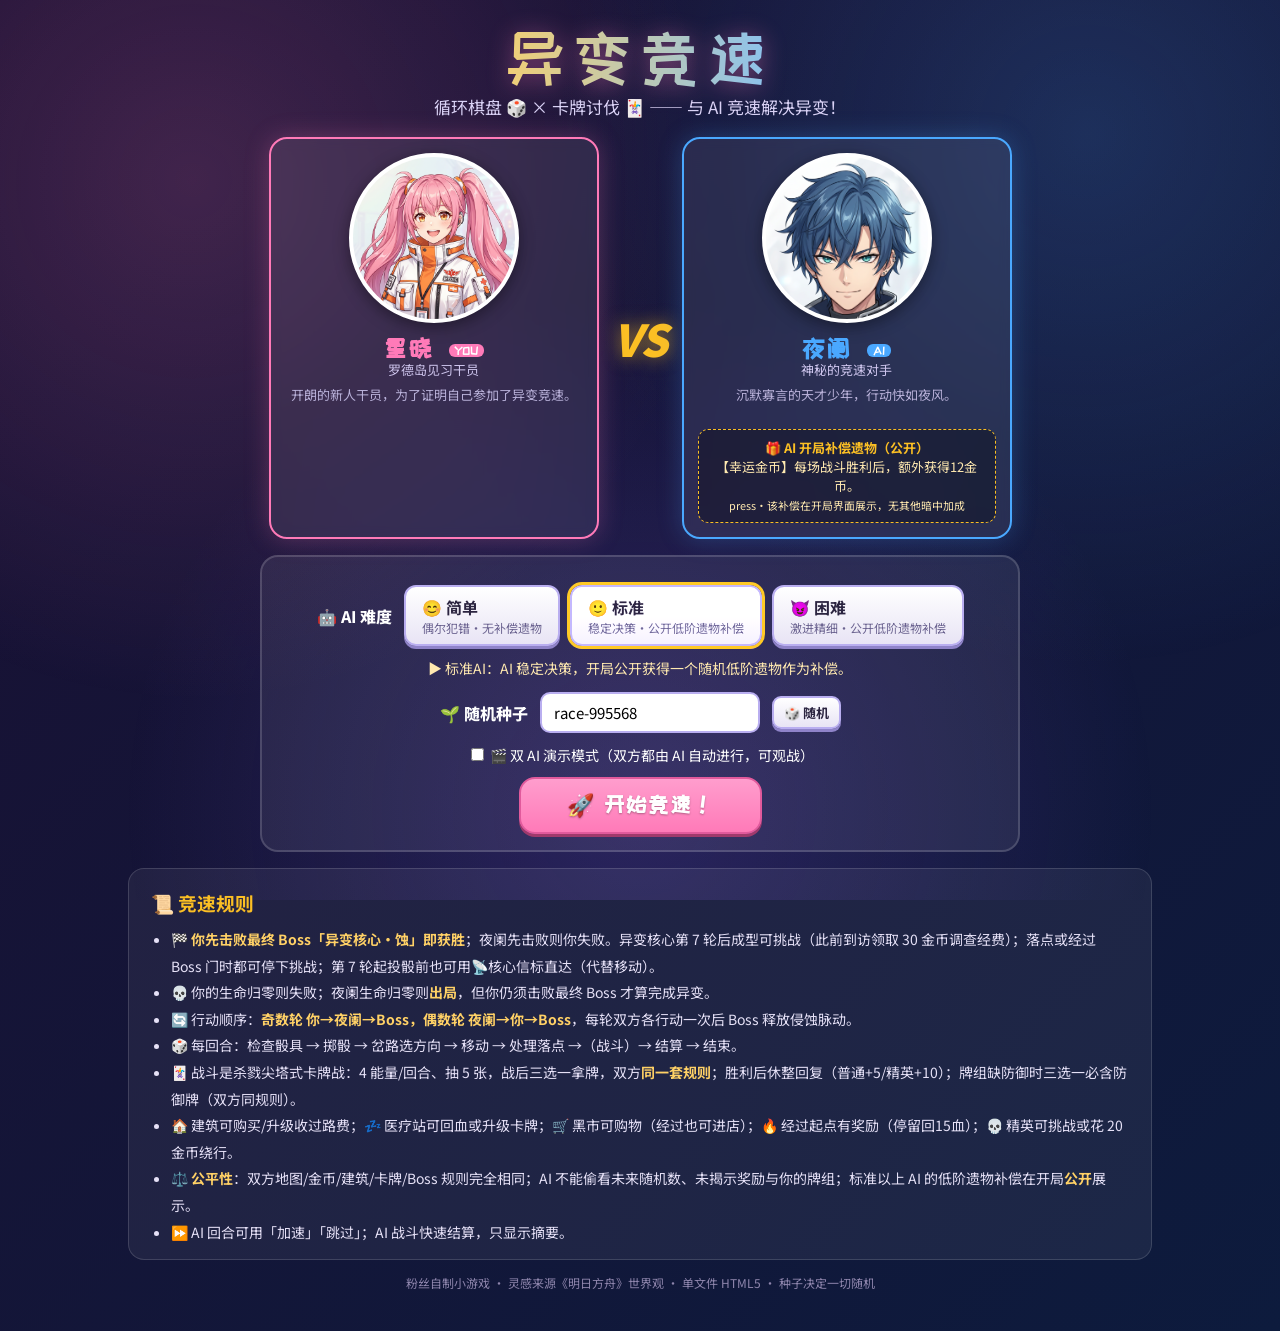
<file: anomaly-race/index.html>
<!DOCTYPE html>
<html lang="zh-CN">
<head>
<meta charset="UTF-8">
<meta name="viewport" content="width=device-width, initial-scale=1.0">
<title>异变竞速：循环棋盘 × 卡牌讨伐</title>
<link rel="preconnect" href="https://fonts.googleapis.com">
<link href="https://fonts.googleapis.com/css2?family=ZCOOL+KuaiLe&family=Noto+Sans+SC:wght@400;500;700&display=swap" rel="stylesheet">
<link rel="stylesheet" href="style.css">
<link rel="icon" href="data:image/svg+xml,<svg xmlns='http://www.w3.org/2000/svg' viewBox='0 0 100 100'><text y='.9em' font-size='90'>🎲</text></svg>">
</head>
<body>
<div id="bg-decor"></div>

<!-- ============ 开局界面 ============ -->
<div id="start-screen">
  <div class="title-wrap">
    <div class="game-title">异变竞速</div>
    <div class="game-sub">循环棋盘 🎲 × 卡牌讨伐 🃏 —— 与 AI 竞速解决异变！</div>
  </div>

  <div class="versus">
    <div class="char-card you">
      <img src="assets/player.png" alt="星晓">
      <div class="cc-name" style="color:#ff7ab8">星晓 <span class="youtag">YOU</span></div>
      <div class="cc-title">罗德岛见习干员</div>
      <div class="cc-desc">开朗的新人干员，为了证明自己参加了异变竞速。</div>
    </div>
    <div class="vs">VS</div>
    <div class="char-card rival">
      <img src="assets/rival.png" alt="夜阑">
      <div class="cc-name" style="color:#4aa8ff">夜阑 <span class="aitag">AI</span></div>
      <div class="cc-title">神秘的竞速对手</div>
      <div class="cc-desc">沉默寡言的天才少年，行动快如夜风。</div>
      <div id="ai-relic-box" class="ai-relic-box">选择难度后，将在此公开 AI 的开局补偿遗物</div>
    </div>
  </div>

  <div class="setup-panel">
    <div class="setup-row">
      <span class="setup-label">🤖 AI 难度</span>
      <div class="diff-btns">
        <button class="btn diff" data-diff="easy">😊 简单<small>偶尔犯错·无补偿遗物</small></button>
        <button class="btn diff selected" data-diff="standard">🙂 标准<small>稳定决策·公开低阶遗物补偿</small></button>
        <button class="btn diff" data-diff="hard">😈 困难<small>激进精细·公开低阶遗物补偿</small></button>
      </div>
    </div>
    <div id="diff-desc" class="diff-desc"></div>
    <div class="setup-row">
      <span class="setup-label">🌱 随机种子</span>
      <input id="seed-input" maxlength="24" placeholder="留空则随机">
      <button id="btn-random-seed" class="btn small">🎲 随机</button>
    </div>
    <div class="setup-row">
      <label class="demo-label"><input type="checkbox" id="demo-check"> 🎬 双 AI 演示模式（双方都由 AI 自动进行，可观战）</label>
    </div>
    <button id="btn-start" class="btn primary big">🚀 开始竞速！</button>
  </div>

  <div class="rules-panel">
    <h3>📜 竞速规则</h3>
    <ul>
      <li>🏁 <b>你先击败最终 Boss「异变核心·蚀」即获胜</b>；夜阑先击败则你失败。异变核心第 7 轮后成型可挑战（此前到访领取 30 金币调查经费）；落点或经过 Boss 门时都可停下挑战；第 7 轮起投骰前也可用📡核心信标直达（代替移动）。</li>
      <li>💀 你的生命归零则失败；夜阑生命归零则<b>出局</b>，但你仍须击败最终 Boss 才算完成异变。</li>
      <li>🔄 行动顺序：<b>奇数轮 你→夜阑→Boss，偶数轮 夜阑→你→Boss</b>，每轮双方各行动一次后 Boss 释放侵蚀脉动。</li>
      <li>🎲 每回合：检查骰具 → 掷骰 → 岔路选方向 → 移动 → 处理落点 →（战斗）→ 结算 → 结束。</li>
      <li>🃏 战斗是杀戮尖塔式卡牌战：4 能量/回合、抽 5 张，战后三选一拿牌，双方<b>同一套规则</b>；胜利后休整回复（普通+5/精英+10）；牌组缺防御时三选一必含防御牌（双方同规则）。</li>
      <li>🏠 建筑可购买/升级收过路费；💤 医疗站可回血或升级卡牌；🛒 黑市可购物（经过也可进店）；🔥 经过起点有奖励（停留回15血）；💀 精英可挑战或花 20 金币绕行。</li>
      <li>⚖️ <b>公平性</b>：双方地图/金币/建筑/卡牌/Boss 规则完全相同；AI 不能偷看未来随机数、未揭示奖励与你的牌组；标准以上 AI 的低阶遗物补偿在开局<b>公开</b>展示。</li>
      <li>⏩ AI 回合可用「加速」「跳过」；AI 战斗快速结算，只显示摘要。</li>
    </ul>
  </div>
  <div class="footer">粉丝自制小游戏 · 灵感来源《明日方舟》世界观 · 单文件 HTML5 · 种子决定一切随机</div>
</div>

<!-- ============ 游戏界面 ============ -->
<div id="game-screen" class="hidden">
  <div id="topbar">
    <div class="tb-left">
      <span id="round-info"></span>
      <span id="order-info"></span>
    </div>
    <div class="tb-mid">
      <div id="boss-chip"></div>
      <div id="erosion"><div id="erosion-fill" class="fill"></div><span id="erosion-text"></span></div>
    </div>
    <div class="tb-right">
      <span id="seed-info"></span>
      <button id="btn-speed" class="btn small" title="切换 AI 回合速度">⏩ 加速:关</button>
      <button id="btn-skip" class="btn small hidden" title="立即结算本次 AI 回合">⏭ 跳过AI回合</button>
      <button id="btn-sound" class="btn small" title="声音开关">🔊</button>
      <button id="btn-rules" class="btn small" title="规则与公平性">❓</button>
      <button id="btn-restart" class="btn small" title="重新开始">🔄</button>
    </div>
  </div>
  <div id="main">
    <div id="board-wrap">
      <svg id="edges" viewBox="0 0 960 700" preserveAspectRatio="xMidYMid meet"></svg>
      <div id="tiles"></div>
      <div id="dice-anim"></div>
    </div>
    <div id="side">
      <div id="panel-player" class="panel"></div>
      <div id="panel-ai" class="panel"></div>
      <div id="panel-boss" class="panel boss"></div>
      <div id="log-wrap"><div class="log-title">📜 冒险日志</div><div id="log"></div></div>
    </div>
  </div>
</div>

<!-- ============ 战斗界面 ============ -->
<div id="combat-overlay" class="hidden"></div>
<!-- ============ Modal & Toast ============ -->
<div id="modal-root"></div>
<div id="toast-root"></div>
<div id="end-screen" class="hidden"></div>

<script src="data.js"></script>
<script src="engine.js"></script>
<script src="ui.js"></script>
<script src="flow.js"></script>
<script src="combat.js"></script>
<script src="main.js"></script>
</body>
</html>
</file>
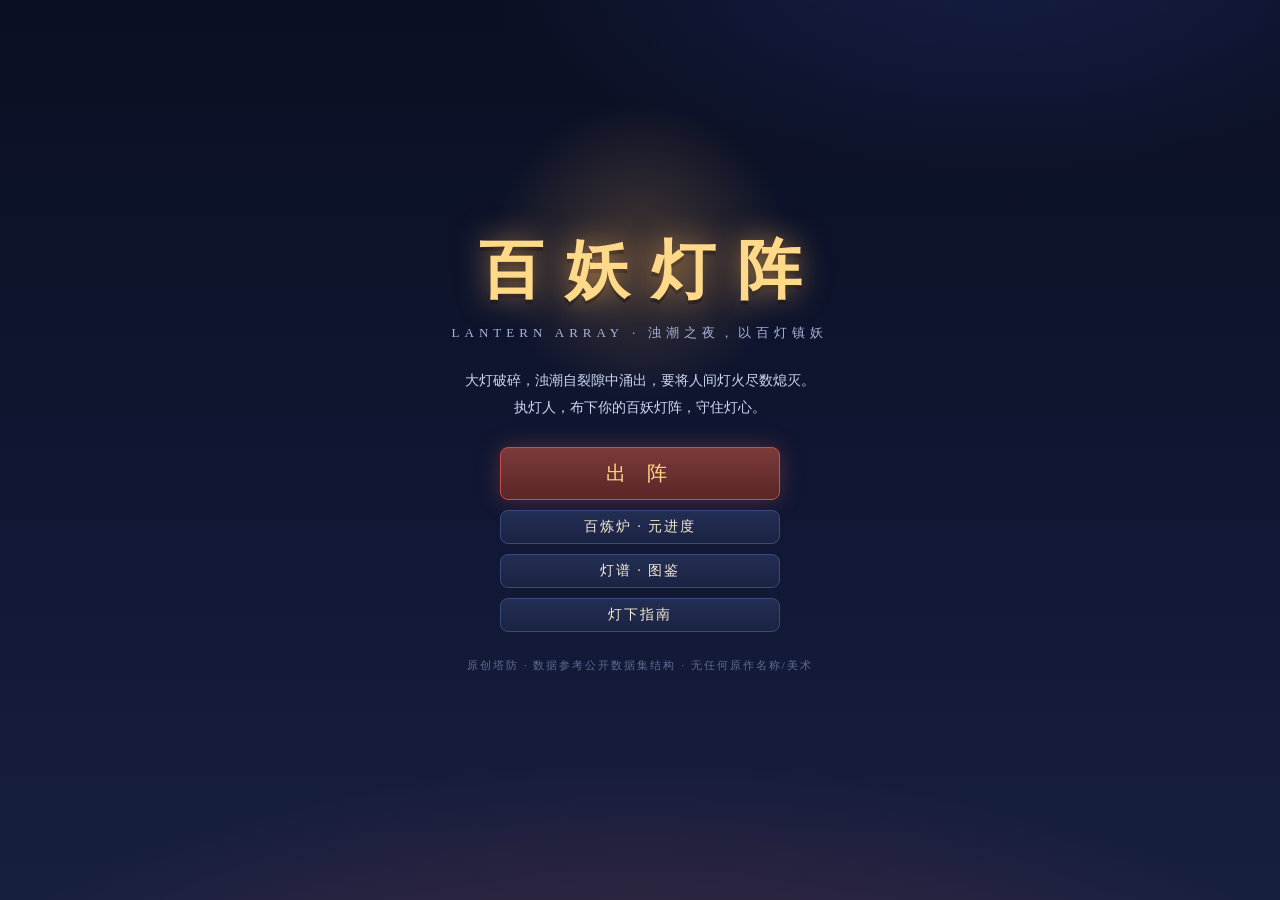
<file: game/index.html>
<!DOCTYPE html>
<html lang="zh-CN">
<head>
<meta charset="UTF-8">
<meta name="viewport" content="width=device-width, initial-scale=1.0, maximum-scale=1.0, user-scalable=no">
<title>百妖灯阵 · Lantern Array</title>
<link rel="stylesheet" href="css/style.css">
</head>
<body>
<div id="app">
  <canvas id="cv"></canvas>

  <!-- top HUD -->
  <div id="hud" class="hidden">
    <div class="hud-left">
      <div class="hud-chip" id="hud-stage">夜巡 1/18</div>
      <div class="hud-chip lamp-lvl" id="hud-lamp">灯焰 Lv.1</div>
    </div>
    <div class="hud-mid">
      <div class="hp-wrap"><span class="hp-label">灯心</span>
        <div class="bar hp-bar"><div class="bar-fill" id="hp-fill"></div></div>
        <span class="hp-num" id="hp-num">100</span>
      </div>
      <div class="hp-wrap"><span class="hp-label">灯油</span>
        <span class="oil-num" id="oil-num">100</span>
      </div>
    </div>
    <div class="hud-right">
      <div class="hud-chip" id="hud-cap">灯 0/8</div>
      <div class="hud-chip" id="hud-wave">波 0/0</div>
      <button class="btn tiny" id="btn-speed" title="速度 [1][2][3]">1×</button>
      <button class="btn tiny" id="btn-pause" title="暂停 [空格]">❚❚</button>
      <button class="btn tiny" id="btn-mute" title="音效 [M]">♪</button>
    </div>
  </div>

  <!-- bottom card bar -->
  <div id="dock" class="hidden">
    <div id="tabs"></div>
    <div id="cards"></div>
  </div>

  <!-- unit side panel -->
  <div id="side" class="hidden"></div>

  <!-- enemy tooltip -->
  <div id="tip" class="hidden"></div>

  <!-- modal layer -->
  <div id="modal" class="hidden"></div>

  <!-- title screen -->
  <div id="title">
    <div class="title-inner">
      <div class="t-glow"></div>
      <h1 class="t-name">百妖灯阵</h1>
      <div class="t-sub">LANTERN ARRAY · 浊潮之夜，以百灯镇妖</div>
      <div class="t-story">大灯破碎，浊潮自裂隙中涌出，要将人间灯火尽数熄灭。<br>
        执灯人，布下你的百妖灯阵，守住灯心。</div>
      <div class="t-menu">
        <button class="btn big" id="m-start">出 阵</button>
        <button class="btn" id="m-meta">百炼炉 · 元进度</button>
        <button class="btn" id="m-codex">灯谱 · 图鉴</button>
        <button class="btn" id="m-help">灯下指南</button>
      </div>
      <div class="t-foot">原创塔防 · 数据参考公开数据集结构 · 无任何原作名称/美术</div>
    </div>
  </div>

  <!-- meta screen -->
  <div id="meta" class="screen hidden">
    <div class="screen-inner">
      <h2>百炼炉</h2>
      <div class="flame-line">残焰 <span id="meta-flame">0</span></div>
      <h3>元强化</h3><div id="meta-upgs"></div>
      <h3>灯灵解锁</h3><div id="meta-unlocks"></div>
      <button class="btn" id="meta-back">返回</button>
    </div>
  </div>

  <!-- codex -->
  <div id="codex" class="screen hidden">
    <div class="screen-inner">
      <h2>灯谱</h2>
      <div class="tabs-big" id="codex-tabs">
        <button data-t="units" class="on">灯灵</button>
        <button data-t="skills">技能</button>
        <button data-t="enemies">浊妖</button>
        <button data-t="relics">法器</button>
      </div>
      <div id="codex-body"></div>
      <button class="btn" id="codex-back">返回</button>
    </div>
  </div>

  <!-- help -->
  <div id="help" class="screen hidden">
    <div class="screen-inner">
      <h2>灯下指南</h2>
      <div class="help-body">
        <p><b>目标</b>：守住「灯心」，撑过 18 段夜巡。浊妖沿灯道而来，抵达灯心将熄灭它。</p>
        <p><b>部署</b>：点选底部灯灵卡 → 点格子部署。灯灵消耗「灯油」；灯油随时间恢复，疾风类攻击还会产油。</p>
        <p><b>阻挡</b>：镇石/破阵/疾风可站在灯道上阻挡地面浊妖；阻挡数满后敌人会绕行。</p>
        <p><b>索敌</b>：灯灵攻击「范围形状」内的敌人，优先最接近灯心者。仅远影/咒焰/回辉/祝言可攻击空中目标。</p>
        <p><b>技能</b>：灯灵充能（随时间/攻击/受击/击杀）满了自动释放。被动技能常亮。</p>
        <p><b>肉鸽</b>：每关结束在三件中法器里选一件；第 7、13 关遇到「聚焰」事件。灯焰升级会提高部署上限与法器选择数。</p>
        <p><b>元进度</b>：夜巡回「残焰」，用于在百炼炉解锁新灯灵与永久强化（灯心/开局灯油/部署上限）。</p>
        <p><b>按键</b>：空格=暂停，1/2/3=速度，R=撤收选中灯灵（返还80%），M=静音，Esc=取消。</p>
      </div>
      <button class="btn" id="help-back">返回</button>
    </div>
  </div>
</div>

<script src="js/data.js"></script>
<script src="js/core.js"></script>
<script src="js/engine.js"></script>
<script src="js/render.js"></script>
<script src="js/ui.js"></script>
<script src="js/main.js"></script>
</body>
</html>
</file>
<file: anomaly-race/style.css>
/* 异变竞速：二次元风格 */
:root {
  --pink: #ff7ab8;
  --blue: #4aa8ff;
  --purple: #8b5cf6;
  --gold: #fbbf24;
  --bg1: #1a1033;
  --bg2: #0d1b3d;
  --card: rgba(255, 255, 255, 0.96);
  --ink: #2b2440;
}
* { box-sizing: border-box; }
body {
  margin: 0;
  font-family: "Noto Sans SC", "PingFang SC", "Microsoft YaHei", sans-serif;
  color: #fff;
  background: linear-gradient(135deg, var(--bg1), var(--bg2));
  min-height: 100vh;
}
#bg-decor {
  position: fixed; inset: 0; z-index: -1; pointer-events: none;
  background:
    radial-gradient(circle at 15% 20%, rgba(255, 122, 184, 0.18), transparent 40%),
    radial-gradient(circle at 85% 15%, rgba(74, 168, 255, 0.18), transparent 40%),
    radial-gradient(circle at 50% 90%, rgba(139, 92, 246, 0.2), transparent 50%);
}
.hidden { display: none !important; }

/* ---------- 通用按钮 ---------- */
.btn {
  font-family: inherit;
  background: linear-gradient(180deg, #fff, #e8e4f5);
  color: var(--ink);
  border: 2px solid #b9aef0;
  border-radius: 12px;
  padding: 8px 16px;
  font-size: 15px;
  font-weight: 700;
  cursor: pointer;
  transition: transform 0.12s, box-shadow 0.12s, filter 0.12s;
  box-shadow: 0 3px 0 #8f83c9;
}
.btn:hover:not(:disabled) { transform: translateY(-2px); filter: brightness(1.05); }
.btn:active:not(:disabled) { transform: translateY(1px); box-shadow: 0 1px 0 #8f83c9; }
.btn:disabled { opacity: 0.45; cursor: not-allowed; }
.btn.primary { background: linear-gradient(180deg, #ff9dcd, var(--pink)); color: #fff; border-color: #e15a9c; box-shadow: 0 3px 0 #a03a6c; text-shadow: 0 1px 2px rgba(0,0,0,.3); }
.btn.blue { background: linear-gradient(180deg, #7cc0ff, var(--blue)); color: #fff; border-color: #2f7fd0; box-shadow: 0 3px 0 #1d5490; }
.btn.danger { background: linear-gradient(180deg, #ff8f8f, #ef4444); color: #fff; border-color: #b91c1c; box-shadow: 0 3px 0 #7f1d1d; }
.btn.small { font-size: 13px; padding: 5px 10px; border-radius: 9px; }
.btn.big { font-size: 22px; padding: 14px 46px; border-radius: 16px; font-family: "ZCOOL KuaiLe", "Noto Sans SC", sans-serif; letter-spacing: 2px; }

/* ---------- 开局界面 ---------- */
#start-screen { max-width: 1060px; margin: 0 auto; padding: 26px 18px 40px; }
.title-wrap { text-align: center; margin-bottom: 18px; }
.game-title {
  font-family: "ZCOOL KuaiLe", "Noto Sans SC", sans-serif;
  font-size: 64px; letter-spacing: 8px;
  background: linear-gradient(90deg, #ff9dcd, #ffd166, #7cc0ff, #c084fc);
  -webkit-background-clip: text; background-clip: text; color: transparent;
  filter: drop-shadow(0 3px 12px rgba(255, 122, 184, 0.45));
}
.game-sub { font-size: 17px; color: #d9d2f5; margin-top: 4px; }
.versus { display: flex; gap: 14px; align-items: stretch; justify-content: center; margin: 16px 0; }
.char-card {
  background: rgba(255, 255, 255, 0.08);
  border: 2px solid rgba(255, 255, 255, 0.2);
  border-radius: 18px;
  padding: 14px;
  width: 330px;
  text-align: center;
  backdrop-filter: blur(6px);
}
.char-card.you { border-color: var(--pink); box-shadow: 0 0 24px rgba(255, 122, 184, 0.25); }
.char-card.rival { border-color: var(--blue); box-shadow: 0 0 24px rgba(74, 168, 255, 0.25); }
.char-card img { width: 170px; height: 170px; object-fit: cover; object-position: top; border-radius: 50%; border: 4px solid #fff; box-shadow: 0 4px 16px rgba(0,0,0,.4); background: #fff; }
.cc-name { font-size: 24px; font-weight: 800; margin-top: 8px; font-family: "ZCOOL KuaiLe", sans-serif; letter-spacing: 3px; }
.cc-title { font-size: 13px; color: #cfc6ee; }
.cc-desc { font-size: 13px; color: #b9b1d9; margin-top: 6px; min-height: 36px; }
.vs { align-self: center; font-size: 44px; font-weight: 900; font-style: italic; color: var(--gold); text-shadow: 0 0 18px rgba(251, 191, 36, .6); }
.youtag, .aitag { font-size: 11px; font-style: normal; border-radius: 6px; padding: 1px 6px; margin-left: 6px; vertical-align: middle; letter-spacing: 0; }
.youtag { background: var(--pink); color: #fff; }
.aitag { background: var(--blue); color: #fff; }
.ai-relic-box {
  margin-top: 8px; font-size: 13px; background: rgba(0,0,0,.3);
  border: 1px dashed var(--gold); border-radius: 10px; padding: 8px; min-height: 56px; color: #ffe9b0;
}
.ai-relic-box b { color: var(--gold); }
.setup-panel { background: rgba(255,255,255,.07); border: 2px solid rgba(255,255,255,.16); border-radius: 18px; padding: 16px 20px; margin: 8px auto; max-width: 760px; text-align: center; }
.setup-row { display: flex; align-items: center; justify-content: center; gap: 12px; margin: 12px 0; flex-wrap: wrap; }
.setup-label { font-weight: 800; font-size: 16px; }
.diff-btns { display: flex; gap: 10px; flex-wrap: wrap; justify-content: center; }
.btn.diff { display: flex; flex-direction: column; font-size: 16px; min-width: 150px; }
.btn.diff small { font-weight: 400; font-size: 12px; color: #6b6390; }
.btn.diff.selected { outline: 3px solid var(--gold); filter: brightness(1.06); }
.diff-desc { font-size: 14px; color: #ffe9b0; min-height: 22px; }
#seed-input { font-family: inherit; font-size: 15px; padding: 8px 12px; border-radius: 10px; border: 2px solid #b9aef0; width: 220px; }
.demo-label { font-size: 14px; cursor: pointer; }
.rules-panel { background: rgba(255,255,255,.06); border: 1px solid rgba(255,255,255,.14); border-radius: 16px; padding: 14px 22px; margin-top: 16px; }
.rules-panel h3 { margin: 6px 0 10px; color: var(--gold); }
.rules-panel ul { margin: 0; padding-left: 20px; font-size: 14px; line-height: 1.9; color: #e6e1f7; }
.rules-panel b { color: #ffd166; }
.footer { text-align: center; color: #8f86ad; font-size: 12px; margin-top: 14px; }

/* ---------- 游戏界面 ---------- */
#game-screen { max-width: 1460px; margin: 0 auto; padding: 10px 12px 20px; }
#topbar {
  display: flex; align-items: center; justify-content: space-between; gap: 10px;
  background: rgba(255,255,255,.08); border: 2px solid rgba(255,255,255,.16);
  border-radius: 14px; padding: 8px 14px; flex-wrap: wrap;
}
.tb-left { display: flex; align-items: center; gap: 12px; font-size: 15px; }
#round-info b { color: var(--gold); font-size: 20px; }
.pill { background: var(--purple); border-radius: 8px; padding: 1px 8px; font-size: 12px; }
#order-info { color: #cfc6ee; font-size: 13px; }
.tb-mid { display: flex; align-items: center; gap: 14px; }
#boss-chip { display: flex; align-items: center; gap: 8px; font-weight: 800; color: #e9c6ff; font-size: 14px; }
#boss-chip img { width: 34px; height: 34px; border-radius: 50%; object-fit: cover; border: 2px solid #a855f7; }
#boss-chip span { font-weight: 400; font-size: 12px; color: #cfc6ee; }
#erosion { position: relative; width: 220px; height: 22px; background: rgba(0,0,0,.45); border-radius: 11px; overflow: hidden; border: 1px solid #a855f7; }
#erosion .fill { height: 100%; width: 0; background: linear-gradient(90deg, #7c3aed, #c026d3); transition: width .5s; }
#erosion .fill.lv1 { background: linear-gradient(90deg, #c026d3, #ef4444); }
#erosion .fill.lv2 { background: linear-gradient(90deg, #ef4444, #f97316); animation: pulse-glow 1s infinite alternate; }
@keyframes pulse-glow { from { filter: brightness(1); } to { filter: brightness(1.5); } }
#erosion-text { position: absolute; inset: 0; display: flex; align-items: center; justify-content: center; font-size: 12px; font-weight: 700; text-shadow: 0 1px 2px #000; }
.tb-right { display: flex; align-items: center; gap: 8px; }
#seed-info { font-size: 12px; color: #b9b1d9; }
#main { display: flex; gap: 12px; margin-top: 10px; align-items: flex-start; }
#board-wrap {
  position: relative; flex: 1 1 auto; min-width: 0;
  aspect-ratio: 960 / 700;
  background: radial-gradient(ellipse at 50% 45%, rgba(139, 92, 246, 0.14), transparent 65%), rgba(10, 6, 26, 0.55);
  border: 2px solid rgba(255,255,255,.16); border-radius: 16px; overflow: hidden;
}
#edges { position: absolute; inset: 0; width: 100%; height: 100%; }
.edge { stroke: rgba(200, 180, 255, 0.5); stroke-width: 3; stroke-dasharray: 8 6; }
.edge.fork-edge { stroke: var(--gold); stroke-width: 4; }
#tiles { position: absolute; inset: 0; }
.tile {
  position: absolute; transform: translate(-50%, -50%);
  width: 62px; height: 62px; border-radius: 14px;
  background: linear-gradient(180deg, #fff, #ddd6f3);
  border: 2px solid #8f83c9;
  display: flex; flex-direction: column; align-items: center; justify-content: center;
  color: var(--ink); box-shadow: 0 3px 8px rgba(0,0,0,.4);
  transition: transform .15s, box-shadow .15s;
  cursor: default; z-index: 1;
}
.tile .ticon { font-size: 22px; line-height: 1; }
.tile .tname { font-size: 10px; font-weight: 700; margin-top: 2px; white-space: nowrap; }
.tile.hl { transform: translate(-50%, -50%) scale(1.25); box-shadow: 0 0 18px var(--gold); border-color: var(--gold); z-index: 5; }
.kind-start { background: linear-gradient(180deg, #ffe9b0, #fbbf24); border-color: #b45309; width: 70px; height: 70px; }
.kind-gold { background: linear-gradient(180deg, #fef9c3, #fde047); border-color: #a16207; }
.kind-vault { background: linear-gradient(180deg, #e0f2fe, #38bdf8); border-color: #0369a1; }
.kind-fight { background: linear-gradient(180deg, #fecaca, #f87171); border-color: #991b1b; }
.kind-elite { background: linear-gradient(180deg, #fca5a5, #dc2626); border-color: #7f1d1d; width: 68px; height: 68px; }
.kind-boss { background: linear-gradient(180deg, #3b0764, #7e22ce); border-color: #e9d5ff; width: 76px; height: 76px; animation: boss-breathe 2s infinite alternate; }
@keyframes boss-breathe { from { box-shadow: 0 0 8px #a855f7; } to { box-shadow: 0 0 26px #e879f9; } }
.kind-boss .tname { color: #fff; }
.boss-mini { width: 40px; height: 40px; border-radius: 50%; object-fit: cover; }
.kind-building { background: linear-gradient(180deg, #bbf7d0, #4ade80); border-color: #166534; }
.kind-shop { background: linear-gradient(180deg, #ddd6fe, #a78bfa); border-color: #5b21b6; }
.kind-event, .kind-fork { background: linear-gradient(180deg, #e0e7ff, #93c5fd); border-color: #1e40af; }
.kind-rest { background: linear-gradient(180deg, #ccfbf1, #5eead4); border-color: #0f766e; }
.kind-draft, .kind-chest { background: linear-gradient(180deg, #fae8ff, #f0abfc); border-color: #86198f; }
.binfo { font-size: 10px; font-weight: 800; border-radius: 6px; padding: 0 4px; margin-top: 1px; }
.binfo.none { background: rgba(0,0,0,.15); }
.binfo.player { background: var(--pink); color: #fff; }
.binfo.ai { background: var(--blue); color: #fff; }
.token {
  position: absolute; transform: translate(-50%, -78%); z-index: 10;
  display: flex; flex-direction: column; align-items: center;
  transition: left .22s ease, top .22s ease;
  pointer-events: none;
}
.token img { width: 44px; height: 44px; border-radius: 50%; object-fit: cover; object-position: top; border: 3px solid #fff; box-shadow: 0 3px 10px rgba(0,0,0,.5); background: #fff; }
.token span { font-size: 11px; font-weight: 800; background: rgba(0,0,0,.6); border-radius: 8px; padding: 0 6px; margin-top: 1px; }
.token.player img { border-color: var(--pink); box-shadow: 0 0 12px var(--pink); }
.token.ai img { border-color: var(--blue); box-shadow: 0 0 12px var(--blue); }
#dice-anim {
  position: absolute; left: 50%; top: 42%; transform: translate(-50%, -50%) scale(.6);
  background: rgba(20, 10, 40, 0.92); border: 3px solid var(--gold); border-radius: 20px;
  padding: 18px 30px; font-size: 64px; display: none; z-index: 50;
  box-shadow: 0 0 40px rgba(251, 191, 36, .5);
}
#dice-anim.show { display: block; animation: dice-pop .25s forwards; }
@keyframes dice-pop { to { transform: translate(-50%, -50%) scale(1); } }
.dice-face.final { animation: dice-shine .4s; }
@keyframes dice-shine { 0% { transform: scale(1.3); } 100% { transform: scale(1); } }

/* ---------- 侧栏 ---------- */
#side { width: 340px; flex: 0 0 340px; display: flex; flex-direction: column; gap: 10px; }
.panel { position: relative; background: rgba(255,255,255,.08); border: 2px solid rgba(255,255,255,.16); border-radius: 14px; padding: 10px 12px; font-size: 13px; }
.panel.active { border-color: var(--gold); box-shadow: 0 0 16px rgba(251, 191, 36, .35); }
.panel.boss { border-color: #7e22ce; }
.p-head { display: flex; gap: 10px; align-items: center; }
.p-head img { width: 52px; height: 52px; border-radius: 50%; object-fit: cover; object-position: top; border: 2px solid #fff; background: #fff; }
.p-name { font-size: 18px; font-weight: 800; font-family: "ZCOOL KuaiLe", sans-serif; letter-spacing: 2px; }
.p-title { font-size: 12px; color: #cfc6ee; }
.hpbar { position: relative; height: 22px; background: rgba(0,0,0,.45); border-radius: 11px; margin: 8px 0 6px; overflow: hidden; border: 1px solid rgba(255,255,255,.25); }
.hpfill { height: 100%; background: linear-gradient(90deg, #22c55e, #4ade80); transition: width .4s; }
.hpbar span { position: absolute; inset: 0; display: flex; align-items: center; justify-content: center; font-size: 12px; font-weight: 700; text-shadow: 0 1px 2px #000; }
.p-row { margin: 4px 0; color: #e6e1f7; line-height: 1.7; }
.p-row .none { color: #8f86ad; }
.relics { line-height: 2; }
.relic { display: inline-block; background: rgba(0,0,0,.4); border: 1px solid #8f83c9; border-radius: 8px; padding: 0 6px; margin: 1px 2px; font-size: 12px; cursor: help; }
.relic.tier-low { border-color: #94a3b8; }
.relic.tier-mid { border-color: #38bdf8; color: #bae6fd; }
.relic.tier-high { border-color: var(--gold); color: #ffe9b0; }
.relic i { font-style: normal; background: var(--gold); color: #000; border-radius: 4px; font-size: 10px; padding: 0 3px; margin-left: 3px; }
.deckcount { color: #8f86ad; font-size: 12px; }
.dead-mask { position: absolute; inset: 0; background: rgba(0,0,0,.65); border-radius: 12px; display: flex; align-items: center; justify-content: center; font-size: 34px; font-weight: 900; color: #f87171; font-family: "ZCOOL KuaiLe", sans-serif; }
#log-wrap { background: rgba(0,0,0,.35); border: 2px solid rgba(255,255,255,.14); border-radius: 14px; padding: 8px 10px; }
.log-title { font-size: 13px; font-weight: 800; color: var(--gold); margin-bottom: 4px; }
#log { height: 220px; overflow-y: auto; font-size: 12.5px; line-height: 1.75; color: #ddd7f2; }
#log::-webkit-scrollbar { width: 8px; }
#log::-webkit-scrollbar-thumb { background: #6d63a8; border-radius: 4px; }
.log-line.land { color: #ffd166; font-weight: 700; }
.log-line.good { color: #86efac; }
.log-line.bad { color: #fca5a5; }
.log-line.sys { color: #93c5fd; }

/* ---------- Modal ---------- */
#modal-root { position: fixed; inset: 0; background: rgba(8, 4, 24, 0.7); display: none; align-items: center; justify-content: center; z-index: 100; padding: 16px; }
#modal-root.show { display: flex; }
.modal { background: linear-gradient(180deg, #2c2350, #1c1538); border: 2px solid var(--gold); border-radius: 18px; padding: 20px 24px; max-width: 560px; width: 100%; max-height: 88vh; overflow-y: auto; box-shadow: 0 0 50px rgba(251, 191, 36, .25); animation: modal-in .22s; color: #efeafc; }
.modal.wide { max-width: 860px; }
@keyframes modal-in { from { transform: scale(.9) translateY(10px); opacity: 0; } }
.modal-title { font-size: 20px; font-weight: 800; color: var(--gold); margin-bottom: 10px; font-family: "ZCOOL KuaiLe", sans-serif; letter-spacing: 1px; }
.modal-body { font-size: 14.5px; line-height: 1.9; }
.modal-body .sum { background: rgba(0,0,0,.3); border-radius: 10px; padding: 10px 14px; }
.modal-btns { display: flex; gap: 10px; margin-top: 14px; flex-wrap: wrap; justify-content: center; }
.dice-pick, .dir-pick, .num-pick { display: flex; gap: 12px; justify-content: center; flex-wrap: wrap; }
.btn.dicebtn, .btn.dirbtn { display: flex; flex-direction: column; font-size: 17px; min-width: 130px; }
.btn.dicebtn small, .btn.dirbtn small, .btn.numbtn small { font-weight: 400; font-size: 12px; color: #6b6390; margin-top: 4px; }
.btn.numbtn { font-size: 22px; min-width: 86px; display: flex; flex-direction: column; }
.card-list { display: flex; gap: 10px; flex-wrap: wrap; justify-content: center; }
.card-list.pick .card { cursor: pointer; }
.card-list.pick .card:hover { transform: translateY(-8px) scale(1.04); box-shadow: 0 8px 24px rgba(251, 191, 36, .5); }
.card-list.pick .card.disabled { opacity: .45; pointer-events: none; }

/* ---------- 卡牌 ---------- */
.card {
  position: relative; width: 124px; min-height: 168px; border-radius: 12px;
  background: linear-gradient(180deg, #fff, #e7e2f6);
  border: 2px solid #8f83c9; color: var(--ink);
  padding: 26px 8px 8px; text-align: center;
  transition: transform .12s, box-shadow .12s;
}
.card.rarity-starter { border-color: #94a3b8; }
.card.rarity-common { border-color: #8f83c9; }
.card.rarity-uncommon { border-color: #0ea5e9; box-shadow: 0 0 8px rgba(14, 165, 233, .4); }
.card.rarity-rare { border-color: var(--gold); box-shadow: 0 0 12px rgba(251, 191, 36, .5); background: linear-gradient(180deg, #fffbe8, #fde68a); }
.card-cost {
  position: absolute; top: -10px; left: -10px; width: 32px; height: 32px; border-radius: 50%;
  background: radial-gradient(circle at 35% 30%, #7cc0ff, #1d4ed8);
  color: #fff; font-weight: 900; font-size: 17px; display: flex; align-items: center; justify-content: center;
  border: 2px solid #fff; box-shadow: 0 2px 6px rgba(0,0,0,.4);
}
.card-name { font-weight: 800; font-size: 15px; }
.card-name .up { color: #16a34a; }
.card-type { font-size: 11px; color: #8f86ad; margin: 2px 0 4px; }
.card-text { font-size: 12px; line-height: 1.6; }
.card.upgraded { background: linear-gradient(180deg, #f0fdf4, #bbf7d0); }

/* ---------- 商店 ---------- */
.shop-sec { margin: 8px 0; }
.shop-sec h4 { margin: 6px 0; color: #bae6fd; }
.shop-items { display: flex; gap: 10px; flex-wrap: wrap; justify-content: center; }
.shop-item { display: flex; flex-direction: column; align-items: center; gap: 4px; }
.shop-item.sold { opacity: .35; }
.shop-gold { font-size: 16px; color: var(--gold); font-weight: 800; }

/* ---------- 战斗 ---------- */
#combat-overlay {
  position: fixed; inset: 0; z-index: 80; overflow-y: auto;
  background: radial-gradient(ellipse at 50% 0%, rgba(124, 58, 237, 0.35), transparent 60%), rgba(8, 4, 20, 0.96);
  padding: 14px;
}
.combat-field { max-width: 1020px; margin: 0 auto; }
.combat-top { text-align: center; font-size: 18px; font-weight: 800; color: #e9d5ff; margin-bottom: 8px; font-family: "ZCOOL KuaiLe", sans-serif; letter-spacing: 2px; }
.enemy-card {
  display: flex; gap: 14px; align-items: center; justify-content: center;
  background: rgba(127, 29, 29, 0.25); border: 2px solid #ef4444; border-radius: 16px; padding: 12px 18px;
}
.enemy-card.boss { border-color: #c084fc; background: rgba(88, 28, 135, 0.35); box-shadow: 0 0 30px rgba(168, 85, 247, .4); }
.enemy-icon { font-size: 56px; }
.enemy-card.boss img { width: 84px; height: 84px; border-radius: 50%; object-fit: cover; border: 3px solid #e9d5ff; }
.enemy-info { min-width: 280px; }
.enemy-name { font-size: 19px; font-weight: 800; }
.enemy-buffs { font-size: 13px; color: #fecaca; margin: 2px 0; }
.intent { display: inline-block; background: rgba(0,0,0,.45); border: 1px solid var(--gold); color: #ffe9b0; border-radius: 8px; padding: 1px 10px; font-size: 13px; margin-top: 4px; }
.hero-row { display: flex; gap: 12px; align-items: center; justify-content: center; margin: 10px 0; flex-wrap: wrap; }
.hero-chip { display: flex; align-items: center; gap: 8px; background: rgba(255,255,255,.1); border-radius: 12px; padding: 6px 14px; font-weight: 700; font-size: 15px; }
.hero-chip img { width: 38px; height: 38px; border-radius: 50%; object-fit: cover; object-position: top; border: 2px solid #fff; }
.hero-chip .energy { background: radial-gradient(circle at 35% 30%, #7cc0ff, #1d4ed8); border-radius: 50%; width: 30px; height: 30px; display: inline-flex; align-items: center; justify-content: center; color: #fff; }
.piles { font-size: 13px; color: #b9b1d9; }
.hand { display: flex; gap: 8px; justify-content: center; flex-wrap: wrap; margin: 8px 0 12px; min-height: 150px; }
.hand .card { cursor: pointer; }
.hand .card:hover:not(.cant) { transform: translateY(-10px); }
.hand .card.cant { filter: grayscale(.7); opacity: .6; cursor: not-allowed; }
.hand .card.playing { animation: card-play .35s; }
@keyframes card-play { 0% { transform: translateY(-30px) scale(1.15); } 100% { transform: translateY(0); } }
.combat-btns { display: flex; gap: 12px; justify-content: center; margin-bottom: 8px; }
.combat-log { max-width: 760px; margin: 0 auto; background: rgba(0,0,0,.4); border-radius: 12px; padding: 8px 14px; height: 130px; overflow-y: auto; font-size: 13px; line-height: 1.8; color: #ddd7f2; }
.ai-battle-box { max-width: 560px; margin: 60px auto; text-align: center; background: rgba(20, 12, 40, .9); border: 2px solid var(--blue); border-radius: 18px; padding: 30px; }
.spinner { font-size: 48px; animation: spin 1s linear infinite; display: inline-block; }
@keyframes spin { to { transform: rotate(360deg); } }

/* ---------- Toast & 结算 ---------- */
#toast-root { position: fixed; bottom: 24px; left: 50%; transform: translateX(-50%); z-index: 200; display: flex; flex-direction: column; gap: 8px; align-items: center; pointer-events: none; }
.toast {
  background: rgba(20, 12, 40, 0.94); border: 2px solid var(--gold); border-radius: 12px;
  padding: 10px 20px; font-size: 14px; max-width: 640px; text-align: center;
  animation: toast-in .25s; box-shadow: 0 4px 20px rgba(0,0,0,.5);
}
.toast.out { opacity: 0; transition: opacity .4s; }
@keyframes toast-in { from { transform: translateY(16px); opacity: 0; } }
#end-screen { position: fixed; inset: 0; z-index: 150; background: rgba(8, 4, 20, 0.92); display: flex; align-items: center; justify-content: center; padding: 20px; }
#end-screen.show { display: flex; }
.end-box { text-align: center; max-width: 620px; background: linear-gradient(180deg, #2c2350, #1c1538); border: 3px solid var(--gold); border-radius: 22px; padding: 34px 40px; animation: modal-in .3s; }
.end-box.lose { border-color: #ef4444; }
.end-title { font-size: 52px; font-family: "ZCOOL KuaiLe", sans-serif; letter-spacing: 4px; }
.end-box.win .end-title { background: linear-gradient(90deg, #ffd166, #ff9dcd); -webkit-background-clip: text; background-clip: text; color: transparent; }
.end-box.lose .end-title { color: #f87171; }
.end-reason { font-size: 16px; margin: 12px 0; color: #e6e1f7; line-height: 1.8; }
.end-stats { background: rgba(0,0,0,.35); border-radius: 12px; padding: 12px; font-size: 14px; line-height: 2; margin-bottom: 16px; }
.confetti { position: absolute; font-size: 26px; animation: fall 3s linear infinite; }
@keyframes fall { from { transform: translateY(-40px) rotate(0); } to { transform: translateY(105vh) rotate(360deg); } }

/* ---------- 响应式 ---------- */
@media (max-width: 1100px) {
  #main { flex-direction: column; }
  #side { width: 100%; flex: none; }
  #board-wrap { width: 100%; }
  .tile { width: 52px; height: 52px; }
  .tile .tname { font-size: 9px; }
}
</file>
<file: game/css/style.css>
/* 百妖灯阵 — Yokai Lantern Array */
* { margin:0; padding:0; box-sizing:border-box; -webkit-tap-highlight-color:transparent; }
:root{
  --ink:#0b1020; --night:#141b33; --panel:#1b2342; --panel2:#232e55;
  --line:#3a4a80; --paper:#f4ead5; --dim:#aab4d8;
  --amber:#ffb454; --amber2:#ffd98a; --red:#e05252; --torii:#c94f4f;
  --ok:#7fe0a3; --bad:#ff6b6b; --gold:#ffd166; --violet:#b07ce8;
}
html,body{ height:100%; overflow:hidden; background:var(--ink);
  font-family:"Noto Serif SC","Songti SC","STSong","SimSun",serif; color:var(--paper);
  user-select:none; -webkit-user-select:none; }
#app{ position:fixed; inset:0; }
#cv{ position:absolute; inset:0; width:100%; height:100%; display:block; touch-action:none; }
.hidden{ display:none !important; }
button{ font-family:inherit; }

/* ---------- HUD ---------- */
#hud{ position:absolute; top:0; left:0; right:0; z-index:20; display:flex;
  align-items:center; gap:8px; padding:8px 10px; pointer-events:none;
  background:linear-gradient(180deg, rgba(8,11,24,.88), rgba(8,11,24,0)); }
.hud-left,.hud-right{ display:flex; gap:6px; align-items:center; }
.hud-mid{ flex:1; display:flex; flex-direction:column; gap:3px; align-items:center; min-width:0; }
.hud-chip{ pointer-events:auto; font-size:13px; letter-spacing:1px; color:var(--paper);
  background:rgba(27,35,66,.85); border:1px solid var(--line); border-radius:8px;
  padding:4px 10px; white-space:nowrap; }
.hud-chip.lamp-lvl{ color:var(--amber2); }
.hp-wrap{ display:flex; align-items:center; gap:6px; }
.hp-label{ font-size:12px; color:var(--dim); letter-spacing:2px; }
.hp-bar{ width:min(240px,34vw); height:12px; background:rgba(10,14,30,.9);
  border:1px solid var(--line); border-radius:7px; overflow:hidden; }
.bar-fill{ height:100%; width:100%; background:linear-gradient(90deg,#ff9d5c,#ffd166);
  border-radius:6px; transition:width .25s; }
.hp-num{ font-size:13px; color:var(--amber2); min-width:30px; }
.oil-num{ font-size:16px; font-weight:700; color:var(--gold);
  text-shadow:0 0 8px rgba(255,209,102,.6); }
.btn{ pointer-events:auto; cursor:pointer; color:var(--paper);
  background:linear-gradient(180deg,var(--panel2),var(--panel));
  border:1px solid var(--line); border-radius:8px; padding:7px 14px;
  font-size:14px; letter-spacing:2px; }
.btn:hover{ border-color:var(--amber); color:var(--amber2); }
.btn:active{ transform:translateY(1px); }
.btn.tiny{ padding:4px 9px; font-size:13px; letter-spacing:0; }
.btn.big{ font-size:20px; padding:12px 40px; letter-spacing:8px;
  background:linear-gradient(180deg,#7c3a3a,#5a2626); border-color:var(--torii);
  color:var(--amber2); box-shadow:0 0 22px rgba(201,79,79,.35); }
.btn.big:hover{ box-shadow:0 0 30px rgba(255,180,84,.5); }

/* ---------- card dock ---------- */
#dock{ position:absolute; left:0; right:0; bottom:0; z-index:20;
  background:linear-gradient(0deg, rgba(8,11,24,.94) 70%, rgba(8,11,24,0));
  padding:6px 8px 10px; }
#tabs{ display:flex; gap:4px; margin-bottom:6px; flex-wrap:wrap; }
.tab{ cursor:pointer; font-size:12px; padding:3px 10px; border-radius:7px;
  border:1px solid var(--line); color:var(--dim); background:rgba(20,26,48,.7);
  letter-spacing:1px; }
.tab.on{ color:var(--ink); background:var(--amber); border-color:var(--amber); font-weight:700; }
#cards{ display:flex; gap:6px; overflow-x:auto; padding:2px 2px 4px;
  scrollbar-width:thin; }
.card{ position:relative; flex:0 0 auto; width:86px; height:104px; cursor:pointer;
  background:linear-gradient(180deg,var(--panel2),var(--panel));
  border:1px solid var(--line); border-radius:10px; padding:6px 5px 4px;
  display:flex; flex-direction:column; align-items:center; gap:2px; }
.card:hover{ border-color:var(--amber); }
.card.sel{ border-color:var(--amber); box-shadow:0 0 14px rgba(255,180,84,.55);
  transform:translateY(-4px); }
.card.poor{ opacity:.45; }
.card .c-name{ font-size:13px; font-weight:700; letter-spacing:1px; white-space:nowrap; }
.card .c-class{ font-size:10px; color:var(--dim); letter-spacing:2px; }
.card .c-glyph{ height:40px; display:flex; align-items:center; justify-content:center; }
.card .c-glyph svg{ width:34px; height:34px; }
.card .c-cost{ position:absolute; left:5px; top:4px; font-size:12px; font-weight:700;
  color:var(--gold); text-shadow:0 0 6px rgba(255,209,102,.7); }
.card .c-star{ position:absolute; right:5px; top:5px; font-size:9px; color:var(--dim);
  letter-spacing:0; }
.card .c-skills{ font-size:9px; color:var(--dim); min-height:10px; text-align:center;
  white-space:nowrap; overflow:hidden; }
.card .c-deployed{ position:absolute; inset:0; border-radius:9px; background:rgba(11,16,32,.72);
  display:flex; align-items:center; justify-content:center; color:var(--dim);
  font-size:12px; letter-spacing:3px; }

/* ---------- side panel ---------- */
#side{ position:absolute; right:8px; top:64px; z-index:21; width:196px;
  background:rgba(20,26,48,.94); border:1px solid var(--line); border-radius:12px;
  padding:10px; font-size:12px; }
#side h4{ font-size:14px; color:var(--amber2); letter-spacing:2px; margin-bottom:4px; }
#side .s-row{ display:flex; justify-content:space-between; margin:2px 0; color:var(--dim); }
#side .s-row b{ color:var(--paper); font-weight:600; }
#side .s-skill{ margin-top:6px; padding-top:6px; border-top:1px dashed var(--line); }
#side .s-skill .sk-name{ color:var(--violet); }
#side .s-sp{ height:6px; background:rgba(10,14,30,.9); border-radius:3px; margin-top:3px;
  overflow:hidden; }
#side .s-sp i{ display:block; height:100%; background:var(--violet); }
#side .s-btns{ display:flex; gap:6px; margin-top:8px; }
#side .s-btns .btn{ flex:1; padding:5px 4px; font-size:12px; }

/* ---------- tooltip ---------- */
#tip{ position:absolute; z-index:22; max-width:210px; pointer-events:none;
  background:rgba(12,16,32,.96); border:1px solid var(--line); border-radius:10px;
  padding:8px 10px; font-size:12px; line-height:1.5; }
#tip .t-name{ font-weight:700; color:var(--bad); font-size:13px; }
#tip .t-name.fly{ color:var(--violet); }
#tip .t-line{ color:var(--dim); }

/* ---------- modal ---------- */
#modal{ position:absolute; inset:0; z-index:40; display:flex; align-items:center;
  justify-content:center; background:rgba(6,8,18,.72); backdrop-filter:blur(2px); }
.m-box{ width:min(680px,94vw); max-height:88vh; overflow-y:auto;
  background:linear-gradient(180deg,#182040,#10162c); border:1px solid var(--line);
  border-radius:16px; padding:22px 20px; box-shadow:0 0 60px rgba(0,0,0,.6); }
.m-box h2{ text-align:center; font-size:22px; letter-spacing:6px; color:var(--amber2);
  margin-bottom:6px; text-shadow:0 0 18px rgba(255,180,84,.4); }
.m-box .m-sub{ text-align:center; color:var(--dim); font-size:13px; margin-bottom:16px;
  letter-spacing:2px; }
.pick-row{ display:flex; gap:12px; flex-wrap:wrap; justify-content:center; }
.pick{ width:180px; cursor:pointer; border-radius:12px; padding:14px 12px;
  background:var(--panel); border:1px solid var(--line); text-align:center; }
.pick:hover{ transform:translateY(-3px); border-color:var(--amber);
  box-shadow:0 6px 22px rgba(255,180,84,.25); }
.pick .p-rar{ font-size:11px; letter-spacing:3px; margin-bottom:6px; }
.pick .p-rar.r1{ color:#cfd8ff; } .pick .p-rar.r2{ color:#6db8ff; } .pick .p-rar.r3{ color:#ff9d5c; }
.pick .p-name{ font-size:16px; font-weight:700; letter-spacing:2px; margin-bottom:6px; }
.pick .p-desc{ font-size:12px; color:var(--dim); line-height:1.6; min-height:52px; }
.pick .p-icon{ font-size:30px; margin-bottom:8px; }
.m-btns{ display:flex; gap:10px; justify-content:center; margin-top:18px; }
.m-big{ font-size:40px; text-align:center; margin:10px 0; }
.reward-lines{ text-align:center; font-size:15px; line-height:2; color:var(--paper); }
.reward-lines b{ color:var(--gold); }

/* ---------- title ---------- */
#title{ position:absolute; inset:0; z-index:50; display:flex; align-items:center;
  justify-content:center; background:
  radial-gradient(1200px 500px at 50% 118%, rgba(201,79,79,.25), transparent 60%),
  radial-gradient(900px 420px at 78% -8%, rgba(84,110,255,.18), transparent 60%),
  linear-gradient(180deg,#0a0f22 0%, #101733 55%, #171f3f 100%); }
.title-inner{ position:relative; text-align:center; padding:20px; }
.t-glow{ position:absolute; left:50%; top:44px; width:340px; height:340px;
  transform:translate(-50%,-50%); border-radius:50%;
  background:radial-gradient(circle, rgba(255,180,84,.22), transparent 62%);
  animation:pulse 3.4s ease-in-out infinite; pointer-events:none; }
@keyframes pulse{ 0%,100%{ opacity:.7; transform:translate(-50%,-50%) scale(1);}
  50%{ opacity:1; transform:translate(-50%,-50%) scale(1.08);} }
.t-name{ position:relative; font-size:64px; letter-spacing:22px; font-weight:900;
  color:var(--amber2); text-shadow:0 0 30px rgba(255,180,84,.65), 0 4px 0 rgba(0,0,0,.4);
  padding-left:22px; }
.t-sub{ position:relative; margin-top:10px; font-size:13px; letter-spacing:5px; color:var(--dim); }
.t-story{ position:relative; margin:26px auto 26px; max-width:520px; font-size:14px;
  line-height:1.9; color:#cdd6f2; }
.t-menu{ position:relative; display:flex; flex-direction:column; gap:10px;
  align-items:center; }
.t-menu .btn{ width:280px; }
.t-foot{ position:relative; margin-top:26px; font-size:11px; color:#5f6b95; letter-spacing:2px; }

/* ---------- screens (meta / codex / help) ---------- */
.screen{ position:absolute; inset:0; z-index:45; overflow-y:auto;
  background:linear-gradient(180deg,#0a0f22,#111936); }
.screen-inner{ max-width:760px; margin:0 auto; padding:26px 16px 60px; }
.screen-inner h2{ text-align:center; font-size:26px; letter-spacing:8px;
  color:var(--amber2); margin-bottom:12px; }
.flame-line{ text-align:center; font-size:15px; margin-bottom:14px; color:var(--dim); }
.flame-line span{ color:var(--gold); font-size:20px; font-weight:700;
  text-shadow:0 0 10px rgba(255,209,102,.6); }
.screen-inner h3{ font-size:15px; letter-spacing:3px; color:var(--dim);
  margin:18px 0 8px; border-left:3px solid var(--torii); padding-left:8px; }
.upg-row,.unlock-row{ display:flex; align-items:center; gap:10px;
  background:rgba(27,35,66,.55); border:1px solid var(--line); border-radius:10px;
  padding:8px 12px; margin-bottom:6px; font-size:13px; }
.upg-row .u-name{ width:96px; font-weight:700; color:var(--paper); }
.upg-row .u-lvl{ width:74px; color:var(--amber2); font-size:12px; }
.upg-row .u-desc{ flex:1; color:var(--dim); font-size:12px; }
.unlock-row .u-name{ width:86px; font-weight:700; }
.unlock-row .u-tag{ font-size:11px; color:var(--dim); width:118px; }
.unlock-row .u-cost{ margin-left:auto; font-size:12px; color:var(--gold); }
.unlock-row .owned{ margin-left:auto; color:var(--ok); font-size:12px; letter-spacing:2px; }
.pips{ color:var(--gold); letter-spacing:1px; font-size:11px; }
.screen-inner > .btn{ display:block; margin:22px auto 0; }
.tabs-big{ display:flex; gap:6px; justify-content:center; margin-bottom:14px; }
.tabs-big button{ cursor:pointer; font-size:14px; letter-spacing:3px; padding:6px 18px;
  border-radius:9px; border:1px solid var(--line); background:var(--panel); color:var(--dim); }
.tabs-big button.on{ background:var(--amber); color:var(--ink); font-weight:700;
  border-color:var(--amber); }
.codex-grid{ display:grid; grid-template-columns:repeat(auto-fill,minmax(200px,1fr));
  gap:8px; }
.cx-card{ background:rgba(27,35,66,.55); border:1px solid var(--line); border-radius:10px;
  padding:9px 11px; font-size:12px; line-height:1.55; }
.cx-card .cx-name{ font-size:14px; font-weight:700; letter-spacing:1px; }
.cx-card .cx-sub{ color:var(--dim); font-size:11px; margin-bottom:3px; }
.cx-card .cx-stat{ color:#cdd6f2; }
.cx-card .cx-desc{ color:var(--dim); }
.help-body{ font-size:14px; line-height:2; color:#cdd6f2; }
.help-body p{ margin-bottom:8px; }
.help-body b{ color:var(--amber2); }

/* wave banner */
#wave-banner{ position:absolute; top:30%; left:50%; transform:translate(-50%,-50%);
  z-index:15; pointer-events:none; font-size:30px; letter-spacing:10px;
  color:var(--amber2); text-shadow:0 0 24px rgba(255,180,84,.8);
  opacity:0; transition:opacity .4s; }
#wave-banner.show{ opacity:1; }

@media (max-width:640px){
  .t-name{ font-size:44px; letter-spacing:12px; }
  .card{ width:76px; height:98px; }
  #side{ width:164px; top:58px; }
  .hud-chip{ font-size:11px; padding:3px 7px; }
  .hp-bar{ width:34vw; }
}
</file>
